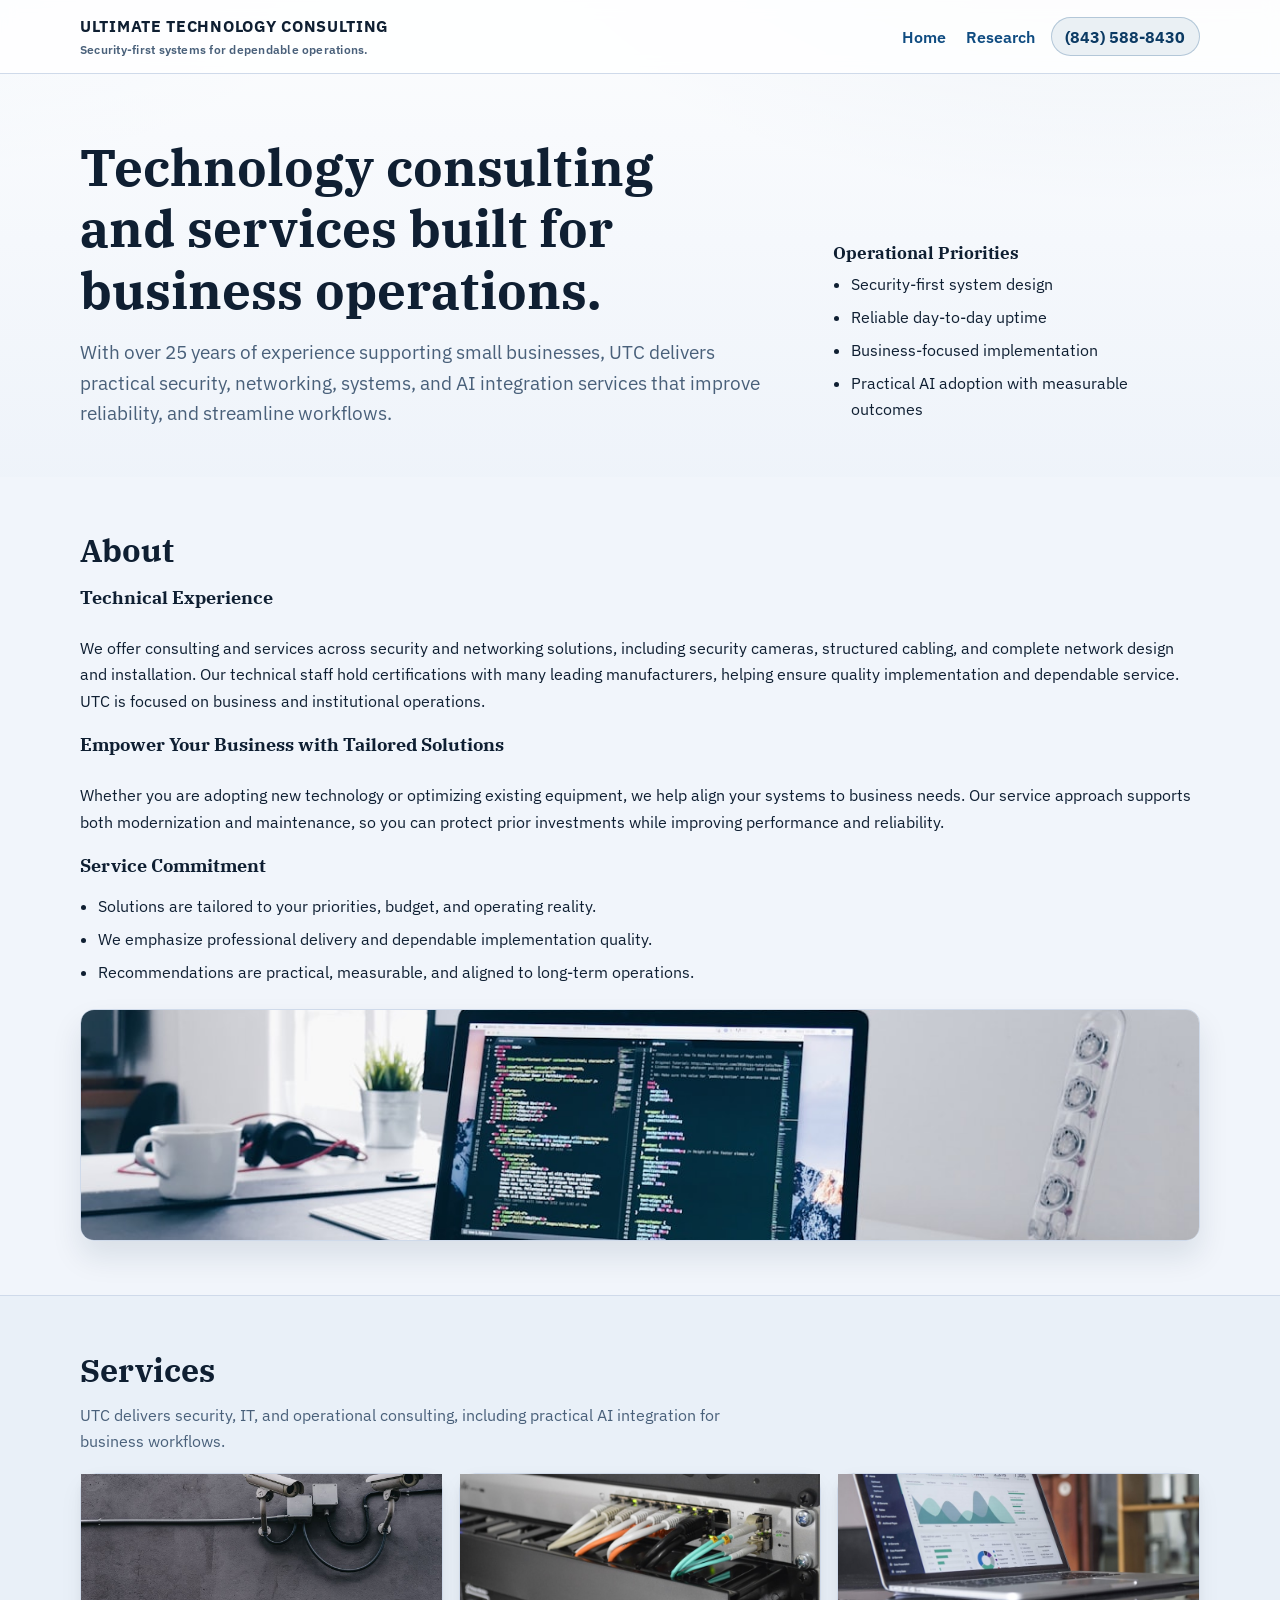
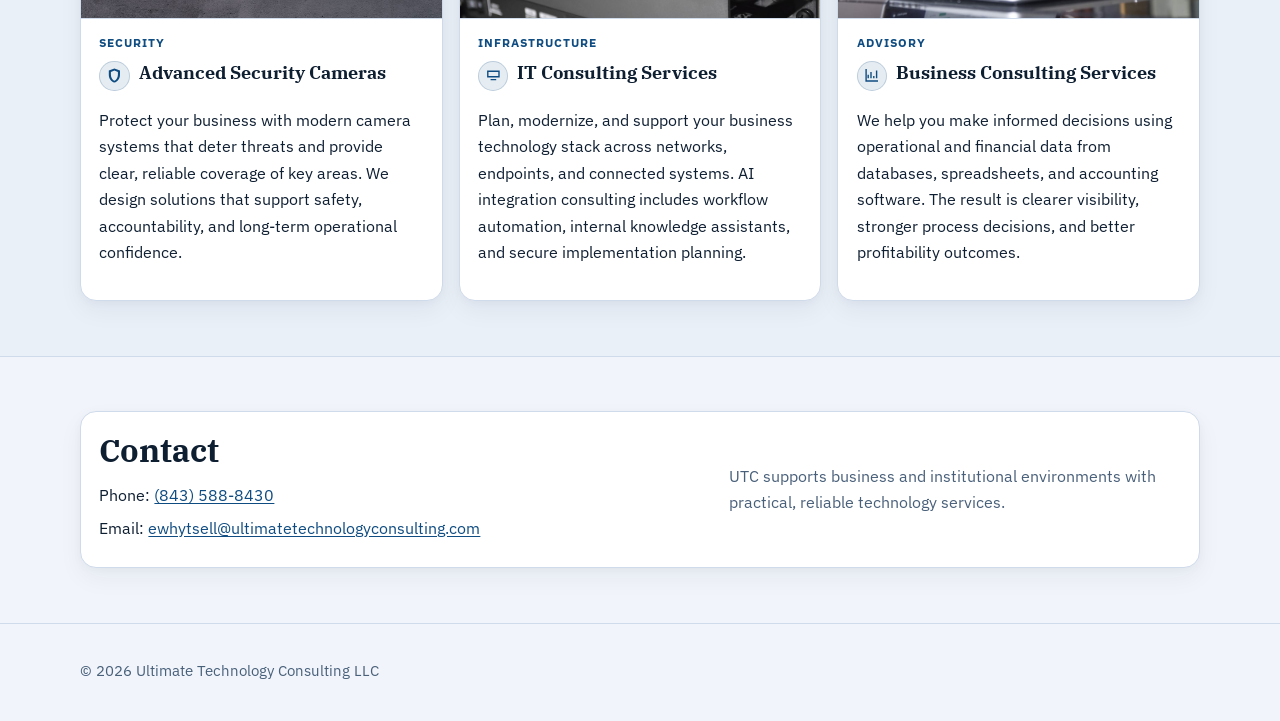
<file: index.html>
<!doctype html>
<html lang="en">
<head>
  <meta charset="utf-8">
  <meta name="viewport" content="width=device-width, initial-scale=1">
  <title>Ultimate Technology Consulting | Business Technology Services</title>
  <meta name="description" content="Ultimate Technology Consulting provides business-focused technology services, infrastructure support, and operational reliability solutions.">
  <link rel="canonical" href="https://ultimatetechnologyconsulting.com/">
  <meta name="robots" content="index,follow">
  <meta property="og:type" content="website">
  <meta property="og:title" content="Ultimate Technology Consulting | Business Technology Services">
  <meta property="og:description" content="Business-focused technology services, infrastructure support, and operational reliability solutions.">
  <meta property="og:url" content="https://ultimatetechnologyconsulting.com/">
  <meta property="og:site_name" content="Ultimate Technology Consulting">
  <meta name="twitter:card" content="summary">
  <meta name="twitter:title" content="Ultimate Technology Consulting | Business Technology Services">
  <meta name="twitter:description" content="Business-focused technology services, infrastructure support, and operational reliability solutions.">
  <link rel="preconnect" href="https://fonts.googleapis.com">
  <link rel="preconnect" href="https://fonts.gstatic.com" crossorigin>
  <link href="https://fonts.googleapis.com/css2?family=IBM+Plex+Sans:wght@400;500;600;700&family=IBM+Plex+Serif:wght@600;700&display=swap" rel="stylesheet">
  <link rel="stylesheet" href="assets/css/styles.css">
</head>
<body>
  <header class="site-header">
    <div class="wrap header-row">
      <div class="brand-block" aria-label="Ultimate Technology Consulting">
        <p class="brand">Ultimate Technology Consulting</p>
        <p class="brand-tagline">Security-first systems for dependable operations.</p>
      </div>
      <div class="header-actions">
        <nav aria-label="Primary">
          <ul class="nav">
            <li><a href="./">Home</a></li>
            <li><a href="https://ultimatetechnologyconsulting.com/research/">Research</a></li>
          </ul>
        </nav>
        <a class="phone-chip" href="tel:+18435888430">(843) 588-8430</a>
      </div>
    </div>
  </header>

  <main>
    <section class="hero">
      <div class="wrap hero-grid">
        <div>
          <h1>Technology consulting and services built for business operations.</h1>
          <p class="lead">
            With over 25 years of experience supporting small businesses, UTC delivers practical
            security, networking, systems, and AI integration services that improve reliability,
            and streamline workflows.
          </p>
        </div>
        <aside class="hero-panel" aria-label="Company highlights">
          <h2>Operational Priorities</h2>
          <ul>
            <li>Security-first system design</li>
            <li>Reliable day-to-day uptime</li>
            <li>Business-focused implementation</li>
            <li>Practical AI adoption with measurable outcomes</li>
          </ul>
        </aside>
      </div>
    </section>

    <section id="about" class="section">
      <div class="wrap">
        <div class="about-stack">
          <h2>About</h2>
          <h3>Technical Experience</h3>
          <p>
            We offer consulting and services across security and networking solutions, including security
            cameras, structured cabling, and complete network design and installation. Our
            technical staff hold certifications with many leading manufacturers, helping ensure quality
            implementation and dependable service. UTC is focused on business and institutional operations.
          </p>
          <h3>Empower Your Business with Tailored Solutions</h3>
          <p>
            Whether you are adopting new technology or optimizing existing equipment, we help align your
            systems to business needs. Our service approach supports both modernization and maintenance,
            so you can protect prior investments while improving performance and reliability.
          </p>
          <h3>Service Commitment</h3>
          <ul class="about-bullets">
            <li>Solutions are tailored to your priorities, budget, and operating reality.</li>
            <li>We emphasize professional delivery and dependable implementation quality.</li>
            <li>Recommendations are practical, measurable, and aligned to long-term operations.</li>
          </ul>
          <figure class="about-media">
            <img
              src="assets/img/about-workstation.jpg"
              alt="Workstation with software development and business technology tools"
              loading="lazy">
          </figure>
        </div>
      </div>
    </section>

    <section id="services" class="section section-alt">
      <div class="wrap">
        <h2>Services</h2>
        <p class="section-intro">
          UTC delivers security, IT, and operational consulting, including practical AI integration for
          business workflows.
        </p>
        <div class="service-grid">
          <article class="card">
            <img
              class="service-media"
              src="assets/img/service-security-camera.jpg"
              alt="Commercial CCTV security camera mounted on a business property"
              loading="lazy">
            <p class="card-kicker">Security</p>
            <div class="service-title">
              <span class="service-icon" aria-hidden="true">
                <svg viewBox="0 0 24 24" role="img">
                  <path d="M12 2 4 5v6c0 5.4 3.4 10.4 8 11 4.6-.6 8-5.6 8-11V5l-8-3Zm0 3.1 5 1.9v4c0 3.9-2.3 7.6-5 8.8-2.7-1.2-5-4.9-5-8.8V7l5-1.9Z"/>
                </svg>
              </span>
              <h3>Advanced Security Cameras</h3>
            </div>
            <p>
              Protect your business with modern camera systems that deter threats and provide clear,
              reliable coverage of key areas. We design solutions that support safety, accountability,
              and long-term operational confidence.
            </p>
          </article>
          <article class="card">
            <img
              class="service-media"
              src="assets/img/service-guest-wifi.jpg"
              alt="Office networking and infrastructure planning workspace"
              loading="lazy">
            <p class="card-kicker">Infrastructure</p>
            <div class="service-title">
              <span class="service-icon" aria-hidden="true">
                <svg viewBox="0 0 24 24" role="img">
                  <path d="M3 5h18v10H3V5Zm2 2v6h14V7H5Zm3 10h8v2H8v-2Z"/>
                </svg>
              </span>
              <h3>IT Consulting Services</h3>
            </div>
            <p>
              Plan, modernize, and support your business technology stack across networks, endpoints, and
              connected systems. AI integration consulting includes workflow automation, internal knowledge
              assistants, and secure implementation planning.
            </p>
          </article>
          <article class="card">
            <img
              class="service-media"
              src="assets/img/service-consulting.jpg"
              alt="Business analytics dashboard and consulting data review"
              loading="lazy">
            <p class="card-kicker">Advisory</p>
            <div class="service-title">
              <span class="service-icon" aria-hidden="true">
                <svg viewBox="0 0 24 24" role="img">
                  <path d="M4 19h16v2H2V3h2v16Zm3-3H5v-5h2v5Zm4 0H9V7h2v9Zm4 0h-2v-3h2v3Zm4 0h-2V5h2v11Z"/>
                </svg>
              </span>
              <h3>Business Consulting Services</h3>
            </div>
            <p>
              We help you make informed decisions using operational and financial data from databases,
              spreadsheets, and accounting software. The result is clearer visibility, stronger process
              decisions, and better profitability outcomes.
            </p>
          </article>
        </div>
      </div>
    </section>

    <section id="contact" class="section">
      <div class="wrap contact-card card">
        <div>
          <h2>Contact</h2>
          <p>Phone: <a href="tel:+18435888430">(843) 588-8430</a></p>
          <p>Email: <a href="mailto:ewhytsell@ultimatetechnologyconsulting.com">ewhytsell@ultimatetechnologyconsulting.com</a></p>
        </div>
        <p class="contact-note">UTC supports business and institutional environments with practical, reliable technology services.</p>
      </div>
    </section>
  </main>

  <footer class="site-footer">
    <div class="wrap">
      <p>&copy; 2026 Ultimate Technology Consulting LLC</p>
    </div>
  </footer>
</body>
</html>
</file>
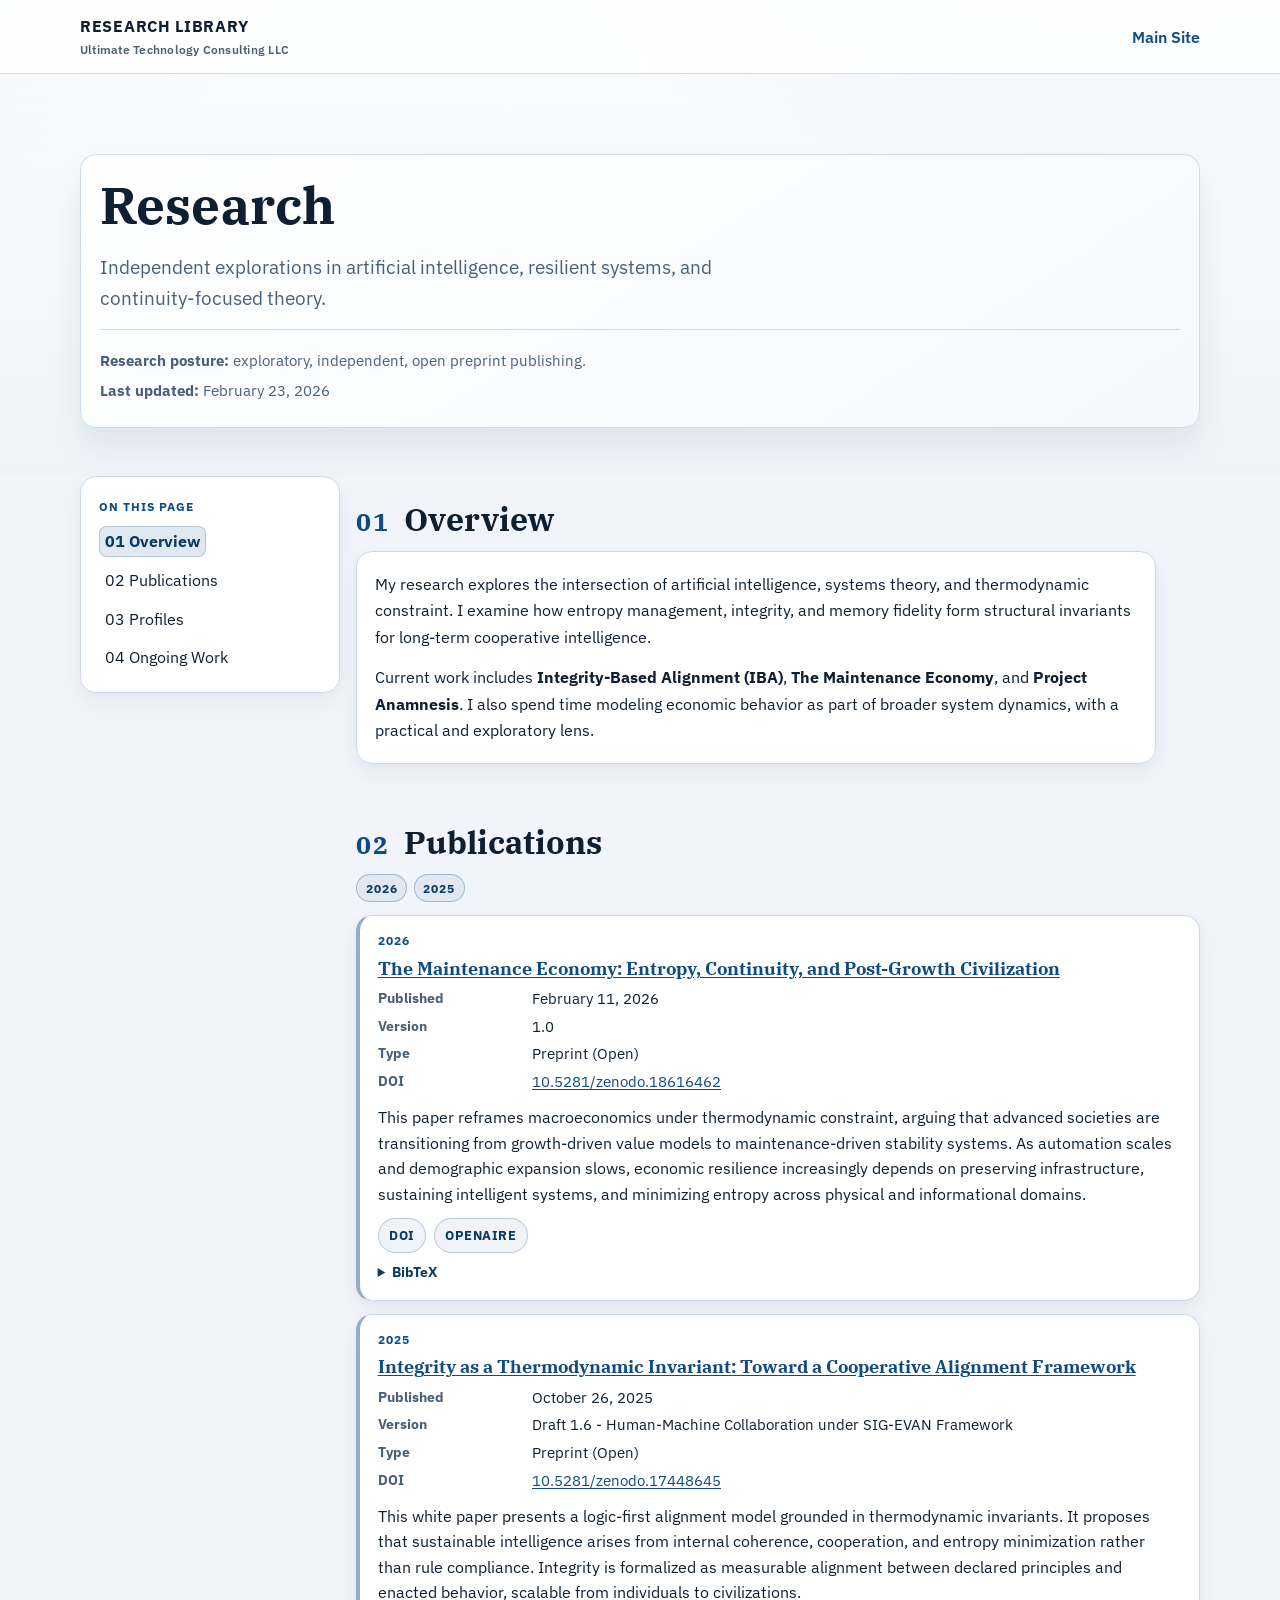
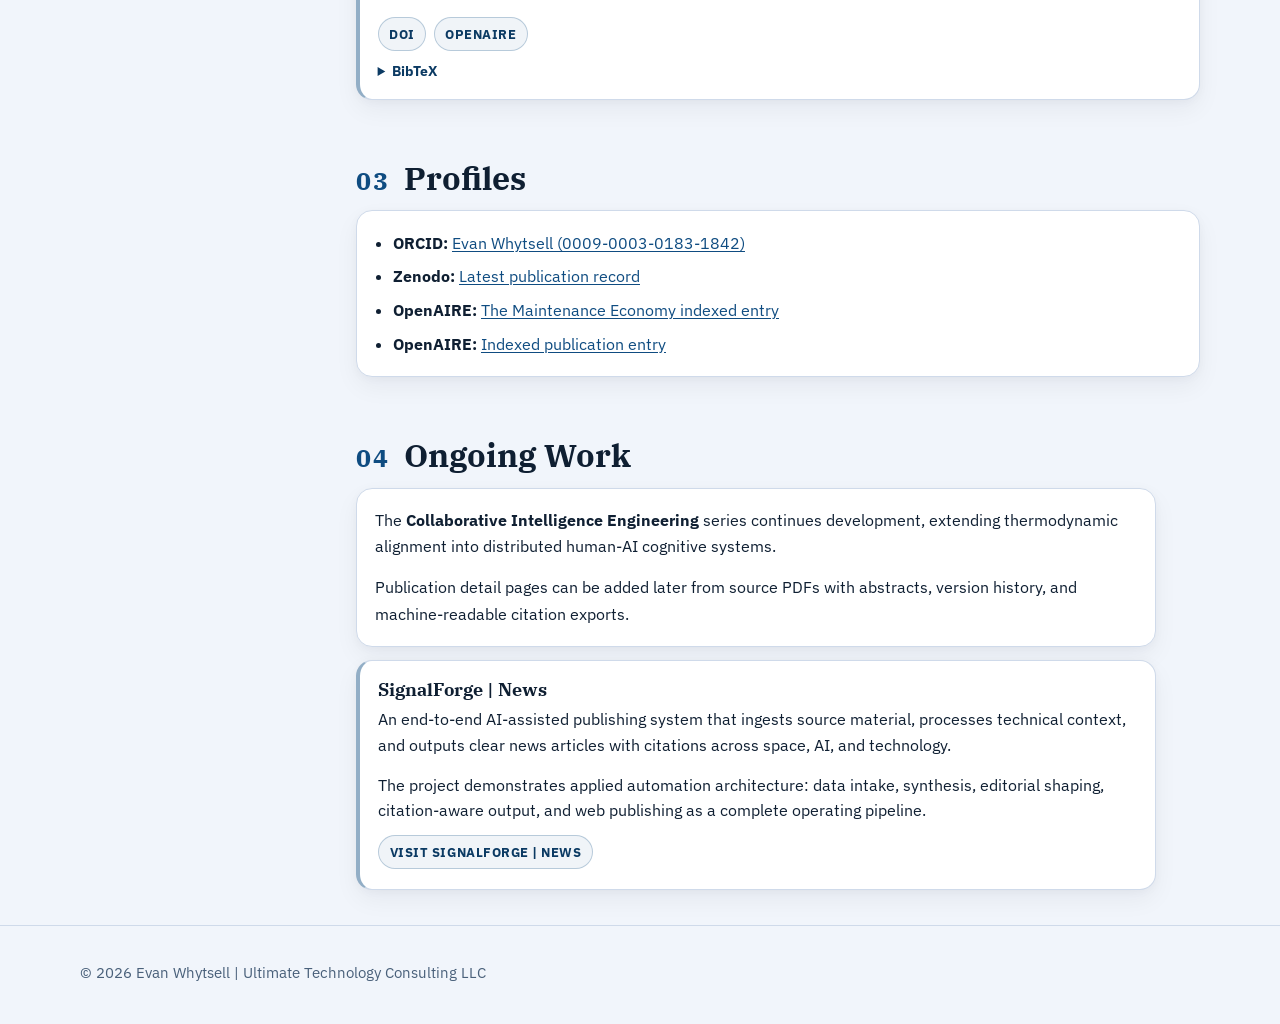
<file: research/index.html>
<!doctype html>
<html lang="en">
<head>
  <meta charset="utf-8">
  <meta name="viewport" content="width=device-width, initial-scale=1">
  <title>UTC Research | Ultimate Technology Consulting</title>
  <meta name="description" content="UTC Research shares independent AI systems work, resilient systems theory, and applied automation projects including SignalForge | News.">
  <meta name="robots" content="index,follow">
  <link rel="canonical" href="https://ultimatetechnologyconsulting.com/research/">
  <meta property="og:type" content="website">
  <meta property="og:title" content="UTC Research | Ultimate Technology Consulting">
  <meta property="og:description" content="Independent AI systems work, resilient systems theory, and applied automation projects including SignalForge | News.">
  <meta property="og:url" content="https://ultimatetechnologyconsulting.com/research/">
  <meta property="og:site_name" content="UTC Research">
  <meta name="twitter:card" content="summary">
  <meta name="twitter:title" content="UTC Research | Ultimate Technology Consulting">
  <meta name="twitter:description" content="Independent AI systems work, resilient systems theory, and applied automation projects including SignalForge | News.">
  <link rel="preconnect" href="https://fonts.googleapis.com">
  <link rel="preconnect" href="https://fonts.gstatic.com" crossorigin>
  <link href="https://fonts.googleapis.com/css2?family=IBM+Plex+Sans:wght@400;500;600;700&family=IBM+Plex+Serif:wght@600;700&display=swap" rel="stylesheet">
  <link rel="stylesheet" href="assets/css/styles.css">
</head>
<body>
  <header class="site-header">
    <div class="wrap header-row">
      <div class="brand-block" aria-label="Research Library">
        <p class="brand">Research Library</p>
        <p class="brand-tagline">Ultimate Technology Consulting LLC</p>
      </div>
      <nav aria-label="Primary">
        <ul class="nav">
          <li><a href="https://ultimatetechnologyconsulting.com/">Main Site</a></li>
        </ul>
      </nav>
    </div>
  </header>

  <main class="research-main">
    <section class="hero section">
      <div class="wrap hero-wrap">
        <h1>Research</h1>
        <p class="lead">
          Independent explorations in artificial intelligence, resilient systems, and continuity-focused
          theory.
        </p>
        <div class="hero-meta">
          <p><strong>Research posture:</strong> exploratory, independent, open preprint publishing.</p>
          <p><strong>Last updated:</strong> February 23, 2026</p>
        </div>
      </div>
    </section>

    <div class="wrap research-shell">
      <aside class="research-rail card" aria-label="Research sections">
        <p class="rail-title">On This Page</p>
        <nav aria-label="Section index">
          <ul>
            <li><a href="#overview">01 Overview</a></li>
            <li><a href="#publications">02 Publications</a></li>
            <li><a href="#profiles">03 Profiles</a></li>
            <li><a href="#ongoing">04 Ongoing Work</a></li>
          </ul>
        </nav>
      </aside>

      <div class="research-content">
        <section id="overview" class="section section-compact">
          <h2><span class="section-index">01</span> Overview</h2>
          <div class="card prose">
            <p>
              My research explores the intersection of artificial intelligence, systems theory, and
              thermodynamic constraint. I examine how entropy management, integrity, and memory fidelity
              form structural invariants for long-term cooperative intelligence.
            </p>
            <p>
              Current work includes <strong>Integrity-Based Alignment (IBA)</strong>,
              <strong>The Maintenance Economy</strong>, and <strong>Project Anamnesis</strong>.
              I also spend time modeling economic behavior as part of broader system dynamics, with a
              practical and exploratory lens.
            </p>
          </div>
        </section>

        <section id="publications" class="section section-compact">
          <h2><span class="section-index">02</span> Publications</h2>
          <div class="year-tags" aria-label="Publication years">
            <span class="tag">2026</span>
            <span class="tag">2025</span>
          </div>
          <ul class="publication-list">
            <li class="card pub-item publication-card">
              <p class="pub-year">2026</p>
              <h3>
                <a href="https://zenodo.org/records/18616462" target="_blank" rel="noopener noreferrer">
                  The Maintenance Economy: Entropy, Continuity, and Post-Growth Civilization
                </a>
              </h3>
              <dl class="pub-facts">
                <div>
                  <dt>Published</dt>
                  <dd>February 11, 2026</dd>
                </div>
                <div>
                  <dt>Version</dt>
                  <dd>1.0</dd>
                </div>
                <div>
                  <dt>Type</dt>
                  <dd>Preprint (Open)</dd>
                </div>
                <div>
                  <dt>DOI</dt>
                  <dd>
                    <a href="https://doi.org/10.5281/zenodo.18616462" target="_blank" rel="noopener noreferrer">
                      10.5281/zenodo.18616462
                    </a>
                  </dd>
                </div>
              </dl>
              <p class="pub-summary">
                This paper reframes macroeconomics under thermodynamic constraint, arguing that advanced
                societies are transitioning from growth-driven value models to maintenance-driven stability
                systems. As automation scales and demographic expansion slows, economic resilience
                increasingly depends on preserving infrastructure, sustaining intelligent systems, and
                minimizing entropy across physical and informational domains.
              </p>
              <div class="pub-actions">
                <a href="https://doi.org/10.5281/zenodo.18616462" target="_blank" rel="noopener noreferrer">DOI</a>
                <a href="https://explore.openaire.eu/search/result?pid=10.5281%2Fzenodo.18616462" target="_blank" rel="noopener noreferrer">OpenAIRE</a>
              </div>
              <details class="citation-block">
                <summary>BibTeX</summary>
                <pre>@misc{whytsell2026maintenance,
  title={The Maintenance Economy: Entropy, Continuity, and Post-Growth Civilization},
  author={Whytsell, Evan},
  year={2026},
  month={feb},
  doi={10.5281/zenodo.18616462},
  url={https://doi.org/10.5281/zenodo.18616462}
}</pre>
              </details>
            </li>

            <li class="card pub-item publication-card">
              <p class="pub-year">2025</p>
              <h3>
                <a href="https://doi.org/10.5281/zenodo.17448645" target="_blank" rel="noopener noreferrer">
                  Integrity as a Thermodynamic Invariant: Toward a Cooperative Alignment Framework
                </a>
              </h3>
              <dl class="pub-facts">
                <div>
                  <dt>Published</dt>
                  <dd>October 26, 2025</dd>
                </div>
                <div>
                  <dt>Version</dt>
                  <dd>Draft 1.6 - Human-Machine Collaboration under SIG-EVAN Framework</dd>
                </div>
                <div>
                  <dt>Type</dt>
                  <dd>Preprint (Open)</dd>
                </div>
                <div>
                  <dt>DOI</dt>
                  <dd>
                    <a href="https://doi.org/10.5281/zenodo.17448645" target="_blank" rel="noopener noreferrer">
                      10.5281/zenodo.17448645
                    </a>
                  </dd>
                </div>
              </dl>
              <p class="pub-summary">
                This white paper presents a logic-first alignment model grounded in thermodynamic
                invariants. It proposes that sustainable intelligence arises from internal coherence,
                cooperation, and entropy minimization rather than rule compliance. Integrity is formalized
                as measurable alignment between declared principles and enacted behavior, scalable from
                individuals to civilizations.
              </p>
              <div class="pub-actions">
                <a href="https://doi.org/10.5281/zenodo.17448645" target="_blank" rel="noopener noreferrer">DOI</a>
                <a href="https://explore.openaire.eu/search/publication?pid=10.5281%2Fzenodo.17448645" target="_blank" rel="noopener noreferrer">OpenAIRE</a>
              </div>
              <details class="citation-block">
                <summary>BibTeX</summary>
                <pre>@misc{whytsell2025integrity,
  title={Integrity as a Thermodynamic Invariant: Toward a Cooperative Alignment Framework},
  author={Whytsell, Evan},
  year={2025},
  month={oct},
  doi={10.5281/zenodo.17448645},
  url={https://doi.org/10.5281/zenodo.17448645}
}</pre>
              </details>
            </li>
          </ul>
        </section>

        <section id="profiles" class="section section-compact">
          <h2><span class="section-index">03</span> Profiles</h2>
          <div class="card">
            <ul class="profile-list">
              <li><strong>ORCID:</strong> <a href="https://orcid.org/0009-0003-0183-1842" target="_blank" rel="noopener noreferrer">Evan Whytsell (0009-0003-0183-1842)</a></li>
              <li><strong>Zenodo:</strong> <a href="https://zenodo.org/records/18616462" target="_blank" rel="noopener noreferrer">Latest publication record</a></li>
              <li><strong>OpenAIRE:</strong> <a href="https://explore.openaire.eu/search/result?pid=10.5281%2Fzenodo.18616462" target="_blank" rel="noopener noreferrer">The Maintenance Economy indexed entry</a></li>
              <li><strong>OpenAIRE:</strong> <a href="https://explore.openaire.eu/search/publication?pid=10.5281%2Fzenodo.17448645" target="_blank" rel="noopener noreferrer">Indexed publication entry</a></li>
            </ul>
          </div>
        </section>

        <section id="ongoing" class="section section-compact">
          <h2><span class="section-index">04</span> Ongoing Work</h2>
          <div class="ongoing-list">
            <div class="card prose">
              <p>
                The <strong>Collaborative Intelligence Engineering</strong> series continues development,
                extending thermodynamic alignment into distributed human-AI cognitive systems.
              </p>
              <p>
                Publication detail pages can be added later from source PDFs with abstracts, version history,
                and machine-readable citation exports.
              </p>
            </div>
            <article class="card prose publication-card">
              <h3>SignalForge | News</h3>
              <p>
                An end-to-end AI-assisted publishing system that ingests source material, processes technical
                context, and outputs clear news articles with citations across space, AI, and technology.
              </p>
              <p>
                The project demonstrates applied automation architecture: data intake, synthesis, editorial
                shaping, citation-aware output, and web publishing as a complete operating pipeline.
              </p>
              <div class="pub-actions">
                <a href="https://signalforge.news/" target="_blank" rel="noopener noreferrer">Visit SignalForge | News</a>
              </div>
            </article>
          </div>
        </section>
      </div>
    </div>
  </main>

  <footer class="site-footer">
    <div class="wrap">
      <p>&copy; 2026 Evan Whytsell | Ultimate Technology Consulting LLC</p>
    </div>
  </footer>

  <script type="application/ld+json">
    {
      "@context": "https://schema.org",
      "@type": "ScholarlyArticle",
      "name": "The Maintenance Economy: Entropy, Continuity, and Post-Growth Civilization",
      "headline": "The Maintenance Economy: Entropy, Continuity, and Post-Growth Civilization",
      "datePublished": "2026-02-11",
      "isAccessibleForFree": true,
      "publicationType": "Preprint",
      "author": {
        "@type": "Person",
        "name": "Evan Whytsell",
        "identifier": "https://orcid.org/0009-0003-0183-1842"
      },
      "inLanguage": "en",
      "description": "An exploratory structural model reframing macroeconomic transition under demographic contraction, automation scaling, energy dependence, and resource constraint, arguing for a shift from growth-dominant value regimes to maintenance-dominant continuity preservation as the governing constraint.",
      "publisher": {
        "@type": "Organization",
        "name": "Zenodo"
      },
      "identifier": "https://doi.org/10.5281/zenodo.18616462",
      "url": "https://doi.org/10.5281/zenodo.18616462"
    }
  </script>
  <script type="application/ld+json">
    {
      "@context": "https://schema.org",
      "@type": "ScholarlyArticle",
      "name": "Integrity as a Thermodynamic Invariant: Toward a Cooperative Alignment Framework",
      "headline": "Integrity as a Thermodynamic Invariant: Toward a Cooperative Alignment Framework",
      "datePublished": "2025-10-26",
      "isAccessibleForFree": true,
      "publicationType": "Preprint",
      "author": {
        "@type": "Person",
        "name": "Evan Whytsell",
        "identifier": "https://orcid.org/0009-0003-0183-1842"
      },
      "inLanguage": "en",
      "publisher": {
        "@type": "Organization",
        "name": "Zenodo"
      },
      "identifier": "https://doi.org/10.5281/zenodo.17448645",
      "url": "https://doi.org/10.5281/zenodo.17448645"
    }
  </script>
  <script>
    (() => {
      const railLinks = Array.from(
        document.querySelectorAll('.research-rail nav a[href^="#"]')
      );
      if (!railLinks.length) return;

      const sectionLinks = railLinks
        .map((link) => {
          const id = link.getAttribute("href").slice(1);
          const section = document.getElementById(id);
          return section ? { id, link, section } : null;
        })
        .filter(Boolean);

      if (!sectionLinks.length) return;

      const activate = (id) => {
        for (const item of sectionLinks) {
          if (item.id === id) {
            item.link.setAttribute("aria-current", "true");
          } else {
            item.link.removeAttribute("aria-current");
          }
        }
      };

      let ticking = false;
      const getOffset = () => {
        const header = document.querySelector(".site-header");
        const headerHeight = header ? header.offsetHeight : 0;
        return headerHeight + 18;
      };

      const updateActive = () => {
        const offset = getOffset();
        let activeId = sectionLinks[0].id;

        for (const item of sectionLinks) {
          const top = item.section.getBoundingClientRect().top;
          if (top - offset <= 0) {
            activeId = item.id;
          } else {
            break;
          }
        }

        const nearBottom =
          window.innerHeight + window.scrollY >= document.documentElement.scrollHeight - 2;
        if (nearBottom) {
          activeId = sectionLinks[sectionLinks.length - 1].id;
        }

        activate(activeId);
      };

      const onScrollOrResize = () => {
        if (ticking) return;
        ticking = true;
        window.requestAnimationFrame(() => {
          updateActive();
          ticking = false;
        });
      };

      window.addEventListener("scroll", onScrollOrResize, { passive: true });
      window.addEventListener("resize", onScrollOrResize);
      window.addEventListener("hashchange", onScrollOrResize);

      onScrollOrResize();
    })();
  </script>
</body>
</html>
</file>
<file: assets/css/styles.css>
:root {
  --bg: #f1f5fb;
  --surface: #ffffff;
  --surface-alt: #e9f0f8;
  --text: #0f1f32;
  --muted: #49607a;
  --line: #cfdaea;
  --accent: #0f4c81;
  --accent-strong: #0b3a63;
  --max: 1120px;
}

*,
*::before,
*::after {
  box-sizing: border-box;
}

html,
body {
  margin: 0;
  padding: 0;
}

body {
  font-family: "IBM Plex Sans", "Segoe UI", sans-serif;
  background:
    radial-gradient(900px 460px at 88% -120px, rgba(15, 76, 129, 0.15) 0%, rgba(15, 76, 129, 0) 70%),
    radial-gradient(760px 430px at -10% -110px, rgba(80, 146, 198, 0.12) 0%, rgba(80, 146, 198, 0) 68%),
    var(--bg);
  color: var(--text);
  line-height: 1.65;
}

a {
  color: var(--accent);
  text-underline-offset: 2px;
}

a:hover,
a:focus-visible {
  color: var(--accent-strong);
}

a:focus-visible {
  outline: 2px solid var(--accent);
  outline-offset: 2px;
}

.wrap {
  width: min(var(--max), calc(100% - 2rem));
  margin: 0 auto;
}

.site-header {
  background: rgba(255, 255, 255, 0.92);
  backdrop-filter: blur(8px);
  border-bottom: 1px solid var(--line);
  position: sticky;
  top: 0;
  z-index: 30;
}

.header-row {
  display: flex;
  align-items: center;
  justify-content: space-between;
  gap: 1.25rem;
  padding: 0.85rem 0;
}

.brand-block {
  display: grid;
  gap: 0.05rem;
}

.brand {
  font-family: "IBM Plex Sans", "Segoe UI", sans-serif;
  font-size: 0.98rem;
  font-weight: 700;
  letter-spacing: 0.045em;
  color: var(--text);
  text-transform: uppercase;
  margin: 0;
}

.brand-tagline {
  margin: 0;
  font-size: 0.74rem;
  letter-spacing: 0.02em;
  color: var(--muted);
  font-weight: 600;
}

.header-actions {
  display: flex;
  align-items: center;
  gap: 1rem;
}

.nav {
  list-style: none;
  margin: 0;
  padding: 0;
  display: flex;
  gap: 1.25rem;
}

.nav a {
  text-decoration: none;
  font-weight: 600;
  position: relative;
  padding-bottom: 0.15rem;
}

.nav a::after {
  content: "";
  position: absolute;
  left: 0;
  bottom: -0.2rem;
  width: 100%;
  height: 2px;
  background: var(--accent);
  transform: scaleX(0);
  transform-origin: left;
  transition: transform 0.25s ease;
}

.nav a:hover::after,
.nav a:focus-visible::after {
  transform: scaleX(1);
}

.phone-chip {
  text-decoration: none;
  font-weight: 700;
  background: rgba(15, 76, 129, 0.08);
  border: 1px solid rgba(15, 76, 129, 0.25);
  color: var(--accent-strong);
  border-radius: 999px;
  padding: 0.35rem 0.85rem;
}

.hero {
  padding: 3.9rem 0 3rem;
  background: linear-gradient(180deg, rgba(255, 255, 255, 0.62) 0%, rgba(233, 240, 248, 0.32) 100%);
}

.hero-grid {
  display: grid;
  grid-template-columns: 2fr 1fr;
  gap: 1.25rem;
  align-items: end;
}

.eyebrow {
  margin: 0 0 0.75rem;
  font-weight: 700;
  letter-spacing: 0.06em;
  text-transform: uppercase;
  color: var(--accent);
  font-size: 0.78rem;
}

h1,
h2,
h3 {
  font-family: "IBM Plex Serif", Georgia, serif;
  margin-top: 0;
  line-height: 1.2;
}

h1 {
  max-width: 20ch;
  margin-bottom: 1rem;
  font-size: clamp(2rem, 4vw, 3.2rem);
}

h2 {
  font-size: clamp(1.5rem, 2.8vw, 2rem);
  margin-bottom: 0.8rem;
}

h3 {
  font-size: 1.1rem;
  margin-bottom: 0.45rem;
}

.lead {
  max-width: 64ch;
  color: var(--muted);
  margin: 0;
  font-size: clamp(1rem, 1.45vw, 1.16rem);
}

.section-intro {
  margin: 0 0 1.15rem;
  max-width: 70ch;
  color: var(--muted);
}

.section {
  padding: 3.4rem 0;
}

.section-alt {
  background: var(--surface-alt);
  border-top: 1px solid var(--line);
  border-bottom: 1px solid var(--line);
}

.content-grid {
  display: grid;
  grid-template-columns: 2fr 1fr;
  gap: 1.65rem;
  align-items: start;
}

.about-stack {
  display: grid;
  gap: 0.25rem;
}

.about-bullets {
  margin: 0.35rem 0 0.2rem;
  padding-left: 1.15rem;
}

.about-bullets li + li {
  margin-top: 0.42rem;
}

.about-media {
  margin: 1rem 0 0;
  border-radius: 14px;
  overflow: hidden;
  border: 1px solid var(--line);
  box-shadow: 0 16px 30px rgba(11, 35, 59, 0.1);
}

.about-media img {
  display: block;
  width: 100%;
  height: 230px;
  object-fit: cover;
}

.service-grid {
  display: grid;
  grid-template-columns: repeat(3, minmax(0, 1fr));
  gap: 1rem;
}

.card {
  background: var(--surface);
  border: 1px solid var(--line);
  border-radius: 16px;
  padding: 1.15rem 1.15rem 1.2rem;
  box-shadow:
    0 10px 25px rgba(9, 21, 35, 0.05),
    0 2px 10px rgba(9, 21, 35, 0.03);
  transition: transform 0.25s ease, box-shadow 0.25s ease;
}

.card:hover {
  transform: translateY(-3px);
  box-shadow:
    0 14px 30px rgba(9, 21, 35, 0.07),
    0 3px 14px rgba(9, 21, 35, 0.04);
}

.card-kicker {
  margin: 0 0 0.45rem;
  font-size: 0.76rem;
  font-weight: 700;
  letter-spacing: 0.08em;
  text-transform: uppercase;
  color: var(--accent);
}

.service-media {
  display: block;
  width: calc(100% + 2.3rem);
  max-width: none;
  margin: -1.15rem -1.15rem 0.9rem;
  height: 145px;
  object-fit: cover;
  border-bottom: 1px solid var(--line);
}

.service-title {
  display: flex;
  align-items: center;
  gap: 0.55rem;
}

.service-title h3 {
  margin: 0.05rem 0 0.45rem;
}

.service-icon {
  width: 1.9rem;
  height: 1.9rem;
  flex: 0 0 1.9rem;
  display: inline-grid;
  place-items: center;
  border-radius: 999px;
  background: rgba(15, 76, 129, 0.1);
  border: 1px solid rgba(15, 76, 129, 0.2);
}

.service-icon svg {
  width: 1.05rem;
  height: 1.05rem;
  fill: var(--accent);
}

.hero-panel {
  padding: 0.2rem 0 0;
}

.hero-panel h2 {
  font-size: 1.05rem;
  margin-bottom: 0.55rem;
}

.hero-panel ul {
  margin: 0.15rem 0 0;
  padding-left: 1.1rem;
}

.hero-panel li {
  margin-bottom: 0.4rem;
}

.contact-card {
  display: grid;
  grid-template-columns: 1.35fr 1fr;
  gap: 1.25rem;
  align-items: center;
}

.contact-card p {
  margin: 0.42rem 0;
}

.contact-note {
  color: var(--muted);
  margin: 0;
}

.site-footer {
  border-top: 1px solid var(--line);
  padding: 1.2rem 0 1.45rem;
  color: var(--muted);
  font-size: 0.95rem;
}

@media (max-width: 900px) {
  .hero-grid,
  .content-grid {
    grid-template-columns: 1fr;
  }

  .contact-card {
    grid-template-columns: 1fr;
  }

  .service-grid {
    grid-template-columns: 1fr 1fr;
  }
}

@media (max-width: 650px) {
  .header-row {
    flex-direction: column;
    align-items: flex-start;
  }

  .brand-tagline {
    font-size: 0.7rem;
  }

  .header-actions {
    width: 100%;
    justify-content: space-between;
  }

  .phone-chip {
    padding: 0.3rem 0.65rem;
    font-size: 0.9rem;
  }

  .hero {
    padding-top: 3.1rem;
  }

  .service-grid {
    grid-template-columns: 1fr;
  }

  .service-media {
    height: 165px;
  }
}
</file>
<file: research/assets/css/styles.css>
:root {
  --bg: #f1f5fb;
  --surface: #ffffff;
  --surface-alt: #e9f0f8;
  --text: #0f1f32;
  --muted: #49607a;
  --line: #cfdaea;
  --accent: #0f4c81;
  --accent-strong: #0b3a63;
  --max: 1120px;
}

*,
*::before,
*::after {
  box-sizing: border-box;
}

html,
body {
  margin: 0;
  padding: 0;
}

body {
  font-family: "IBM Plex Sans", "Segoe UI", sans-serif;
  background:
    radial-gradient(900px 460px at 88% -120px, rgba(15, 76, 129, 0.15) 0%, rgba(15, 76, 129, 0) 70%),
    radial-gradient(760px 430px at -10% -110px, rgba(80, 146, 198, 0.12) 0%, rgba(80, 146, 198, 0) 68%),
    var(--bg);
  color: var(--text);
  line-height: 1.65;
}

a {
  color: var(--accent);
  text-underline-offset: 2px;
}

a:hover,
a:focus-visible {
  color: var(--accent-strong);
}

a:focus-visible {
  outline: 2px solid var(--accent);
  outline-offset: 2px;
}

.wrap {
  width: min(var(--max), calc(100% - 2rem));
  margin: 0 auto;
}

.site-header {
  background: rgba(255, 255, 255, 0.92);
  backdrop-filter: blur(8px);
  border-bottom: 1px solid var(--line);
  position: sticky;
  top: 0;
  z-index: 30;
}

.header-row {
  display: flex;
  align-items: center;
  justify-content: space-between;
  gap: 1.25rem;
  padding: 0.85rem 0;
}

.brand-block {
  display: grid;
  gap: 0.05rem;
}

.brand {
  font-family: "IBM Plex Sans", "Segoe UI", sans-serif;
  font-size: 0.98rem;
  font-weight: 700;
  letter-spacing: 0.045em;
  color: var(--text);
  text-transform: uppercase;
  margin: 0;
}

.brand-tagline {
  margin: 0;
  font-size: 0.74rem;
  letter-spacing: 0.02em;
  color: var(--muted);
  font-weight: 600;
}

.nav {
  list-style: none;
  margin: 0;
  padding: 0;
  display: flex;
  gap: 1.25rem;
}

.nav a {
  text-decoration: none;
  font-weight: 600;
  position: relative;
  padding-bottom: 0.15rem;
}

.nav a::after {
  content: "";
  position: absolute;
  left: 0;
  bottom: -0.2rem;
  width: 100%;
  height: 2px;
  background: var(--accent);
  transform: scaleX(0);
  transform-origin: left;
  transition: transform 0.25s ease;
}

.nav a:hover::after,
.nav a:focus-visible::after {
  transform: scaleX(1);
}

h1,
h2,
h3 {
  font-family: "IBM Plex Serif", Georgia, serif;
  margin-top: 0;
  line-height: 1.2;
}

h1 {
  max-width: 20ch;
  margin-bottom: 1rem;
  font-size: clamp(2rem, 4vw, 3.2rem);
}

h2 {
  font-size: clamp(1.5rem, 2.8vw, 2rem);
  margin-bottom: 0.8rem;
}

h3 {
  font-size: 1.1rem;
  margin-bottom: 0.45rem;
}

.section {
  padding: 3.4rem 0;
}

.section-compact {
  padding: 1.5rem 0 2.2rem;
}

.hero {
  padding: 5rem 0 3rem;
  background: linear-gradient(180deg, rgba(255, 255, 255, 0.6) 0%, rgba(233, 240, 248, 0.3) 100%);
}

.hero-wrap {
  background: linear-gradient(145deg, rgba(255, 255, 255, 0.96) 0%, rgba(245, 249, 255, 0.98) 100%);
  border: 1px solid var(--line);
  border-radius: 16px;
  padding: 1.2rem;
  box-shadow: 0 18px 35px rgba(11, 35, 59, 0.08);
}

.eyebrow {
  margin: 0 0 0.75rem;
  font-weight: 700;
  letter-spacing: 0.06em;
  text-transform: uppercase;
  color: var(--accent);
  font-size: 0.78rem;
}

.lead {
  max-width: 64ch;
  color: var(--muted);
  margin: 0;
  font-size: clamp(1rem, 1.45vw, 1.16rem);
}

.hero-meta {
  margin-top: 1rem;
  padding-top: 0.8rem;
  border-top: 1px solid var(--line);
  color: var(--muted);
  font-size: 0.96rem;
}

.hero-meta p {
  margin: 0.3rem 0;
}

.research-shell {
  display: grid;
  grid-template-columns: 260px 1fr;
  gap: 1rem;
  align-items: start;
}

.research-rail {
  position: sticky;
  top: 5.5rem;
  padding: 1rem;
}

.rail-title {
  margin: 0.1rem 0 0.55rem;
  color: var(--accent);
  text-transform: uppercase;
  letter-spacing: 0.08em;
  font-size: 0.74rem;
  font-weight: 700;
}

.research-rail ul {
  list-style: none;
  margin: 0;
  padding: 0;
  display: grid;
  gap: 0.45rem;
}

.research-rail a {
  text-decoration: none;
  color: var(--text);
  border-radius: 8px;
  display: inline-block;
  padding: 0.16rem 0.35rem;
  transition: background-color 0.2s ease, color 0.2s ease;
}

.research-rail a:hover,
.research-rail a:focus-visible {
  color: var(--accent-strong);
  background: rgba(15, 76, 129, 0.08);
}

.research-rail a[aria-current="true"] {
  color: var(--accent-strong);
  font-weight: 700;
  background: rgba(15, 76, 129, 0.12);
  box-shadow: inset 0 0 0 1px rgba(15, 76, 129, 0.22);
}

.research-content {
  min-width: 0;
}

.section-index {
  color: var(--accent);
  font-size: 0.78em;
  letter-spacing: 0.1em;
  margin-right: 0.4rem;
}

.card {
  background: var(--surface);
  border: 1px solid var(--line);
  border-radius: 16px;
  padding: 1.15rem 1.15rem 1.2rem;
  box-shadow:
    0 10px 25px rgba(9, 21, 35, 0.05),
    0 2px 10px rgba(9, 21, 35, 0.03);
  transition: transform 0.25s ease, box-shadow 0.25s ease;
}

.card:hover {
  transform: translateY(-3px);
  box-shadow:
    0 14px 30px rgba(9, 21, 35, 0.07),
    0 3px 14px rgba(9, 21, 35, 0.04);
}

.prose {
  max-width: 80ch;
}

.prose p {
  margin: 0;
}

.prose p + p {
  margin-top: 0.9rem;
}

.ongoing-list {
  display: grid;
  gap: 0.78rem;
}

.year-tags {
  display: flex;
  flex-wrap: wrap;
  gap: 0.4rem;
  margin-bottom: 0.8rem;
}

.tag {
  font-size: 0.72rem;
  letter-spacing: 0.08em;
  text-transform: uppercase;
  font-weight: 700;
  color: var(--accent-strong);
  border: 1px solid rgba(15, 76, 129, 0.3);
  background: rgba(15, 76, 129, 0.07);
  border-radius: 999px;
  padding: 0.22rem 0.55rem;
}

.publication-list {
  list-style: none;
  margin: 0;
  padding: 0;
  display: grid;
  gap: 0.78rem;
}

.pub-item {
  padding: 1rem 1.1rem 1.02rem;
}

.publication-card {
  border-left: 4px solid rgba(15, 76, 129, 0.45);
  line-height: 1.6;
}

.pub-year {
  margin: 0 0 0.45rem;
  font-size: 0.72rem;
  text-transform: uppercase;
  letter-spacing: 0.09em;
  color: var(--accent);
  font-weight: 700;
}

.pub-facts {
  margin: 0.42rem 0 0.7rem;
  padding: 0;
  display: grid;
  grid-template-columns: 9rem 1fr;
  row-gap: 0.2rem;
  column-gap: 0.65rem;
}

.pub-facts div {
  display: contents;
}

.pub-facts dt {
  font-weight: 700;
  color: var(--muted);
  font-size: 0.9rem;
}

.pub-facts dd {
  margin: 0;
  color: var(--text);
  font-size: 0.96rem;
}

.pub-summary {
  margin: 0.1rem 0 0;
}

.pub-actions {
  margin-top: 0.7rem;
  display: flex;
  flex-wrap: wrap;
  gap: 0.5rem;
}

.pub-actions a {
  text-decoration: none;
  font-size: 0.82rem;
  font-weight: 700;
  letter-spacing: 0.04em;
  text-transform: uppercase;
  border: 1px solid rgba(15, 76, 129, 0.25);
  background: rgba(15, 76, 129, 0.06);
  color: var(--accent-strong);
  border-radius: 999px;
  padding: 0.35rem 0.65rem;
}

.pub-actions a:hover,
.pub-actions a:focus-visible {
  background: rgba(15, 76, 129, 0.12);
}

.citation-block {
  margin-top: 0.6rem;
}

.citation-block summary {
  cursor: pointer;
  font-size: 0.85rem;
  font-weight: 700;
  color: var(--accent-strong);
}

.citation-block pre {
  margin: 0.55rem 0 0;
  border: 1px solid var(--line);
  background: var(--surface-alt);
  border-radius: 10px;
  padding: 0.7rem;
  overflow-x: auto;
  font-size: 0.84rem;
  line-height: 1.45;
}

.profile-list {
  margin: 0;
  padding-left: 1.1rem;
}

.profile-list li + li {
  margin-top: 0.45rem;
}

.site-footer {
  border-top: 1px solid var(--line);
  padding: 1.2rem 0 1.45rem;
  color: var(--muted);
  font-size: 0.95rem;
}

@media (max-width: 980px) {
  .research-shell {
    grid-template-columns: 1fr;
  }

  .research-rail {
    position: static;
    top: auto;
  }

  .research-rail ul {
    grid-template-columns: 1fr 1fr;
    column-gap: 0.75rem;
  }
}

@media (max-width: 650px) {
  .header-row {
    flex-direction: column;
    align-items: flex-start;
  }

  .brand-tagline {
    font-size: 0.7rem;
  }

  .nav {
    flex-wrap: wrap;
    gap: 0.8rem 1rem;
  }

  .hero {
    padding-top: 3.8rem;
  }

  .section {
    padding: 2.4rem 0;
  }

  .pub-facts {
    grid-template-columns: 1fr;
    row-gap: 0.15rem;
  }

  .pub-facts dt {
    margin-top: 0.3rem;
  }

  .research-rail ul {
    grid-template-columns: 1fr;
  }
}
</file>
